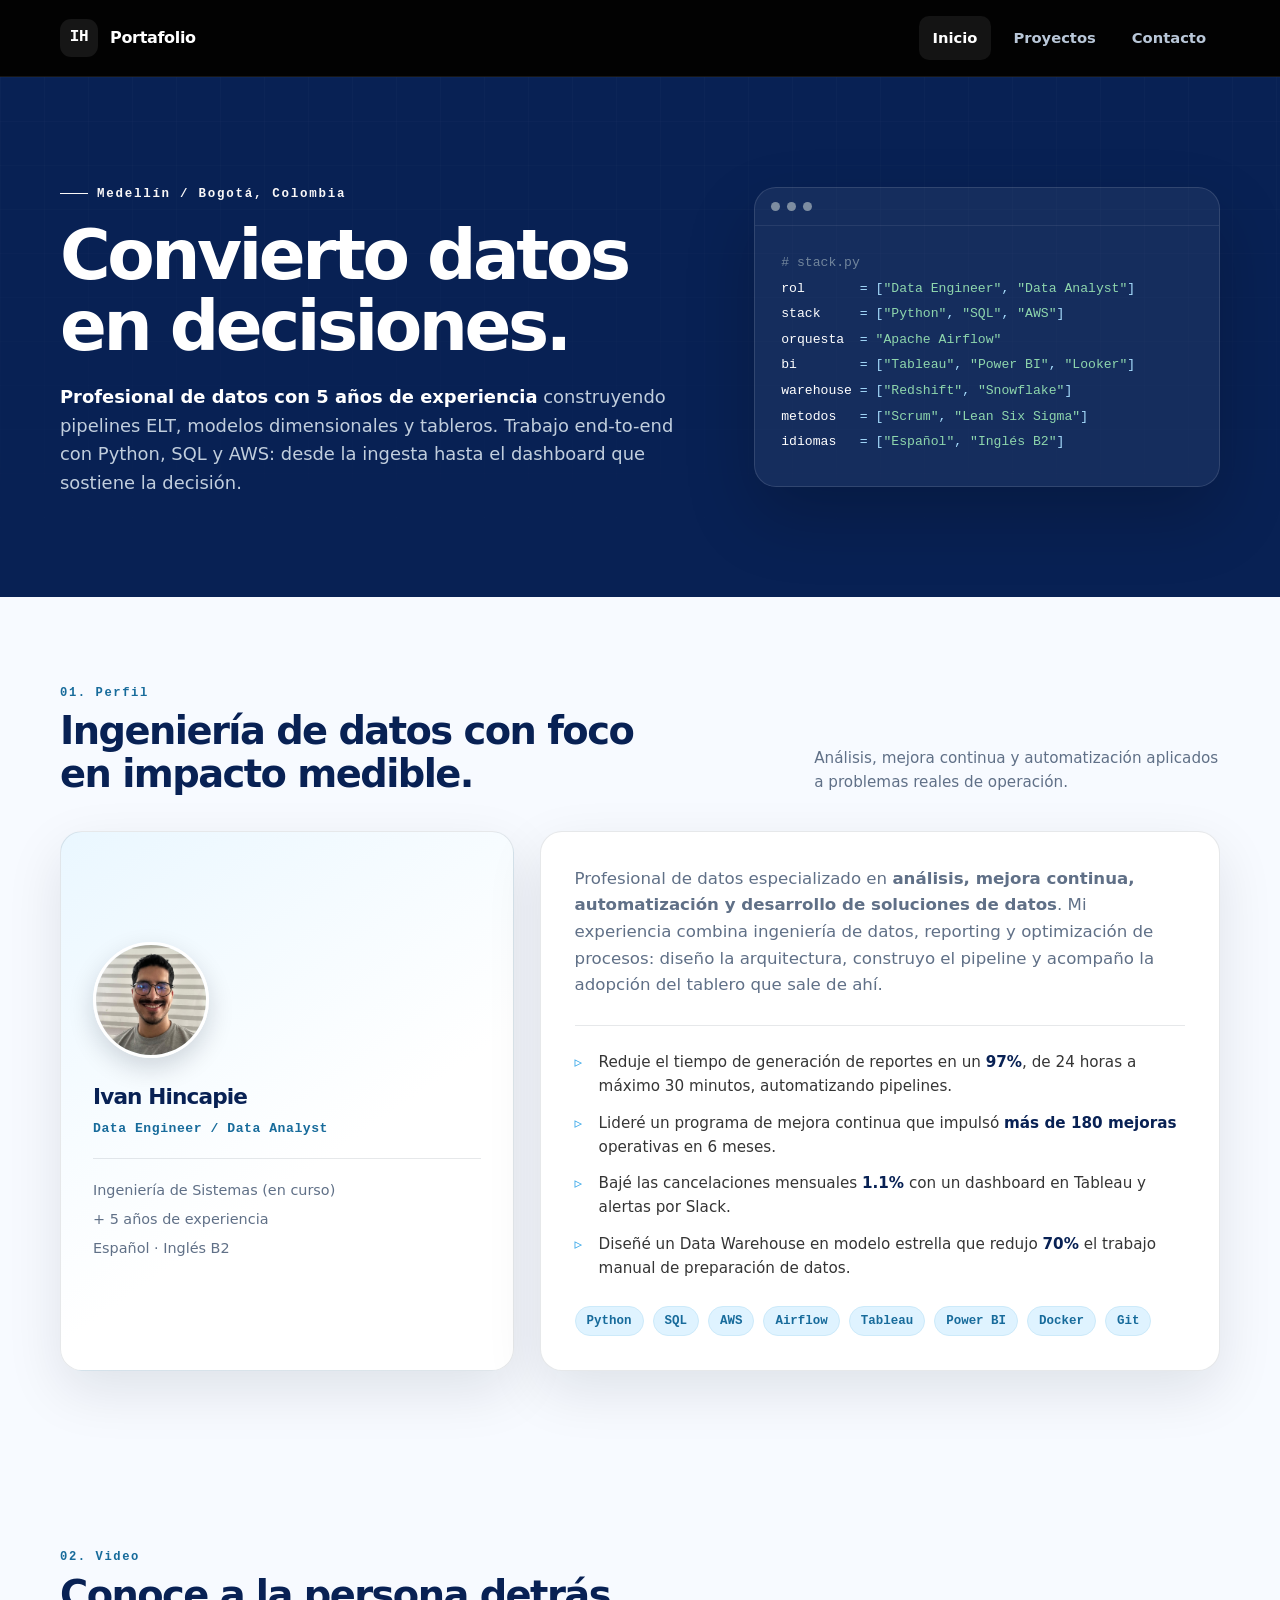
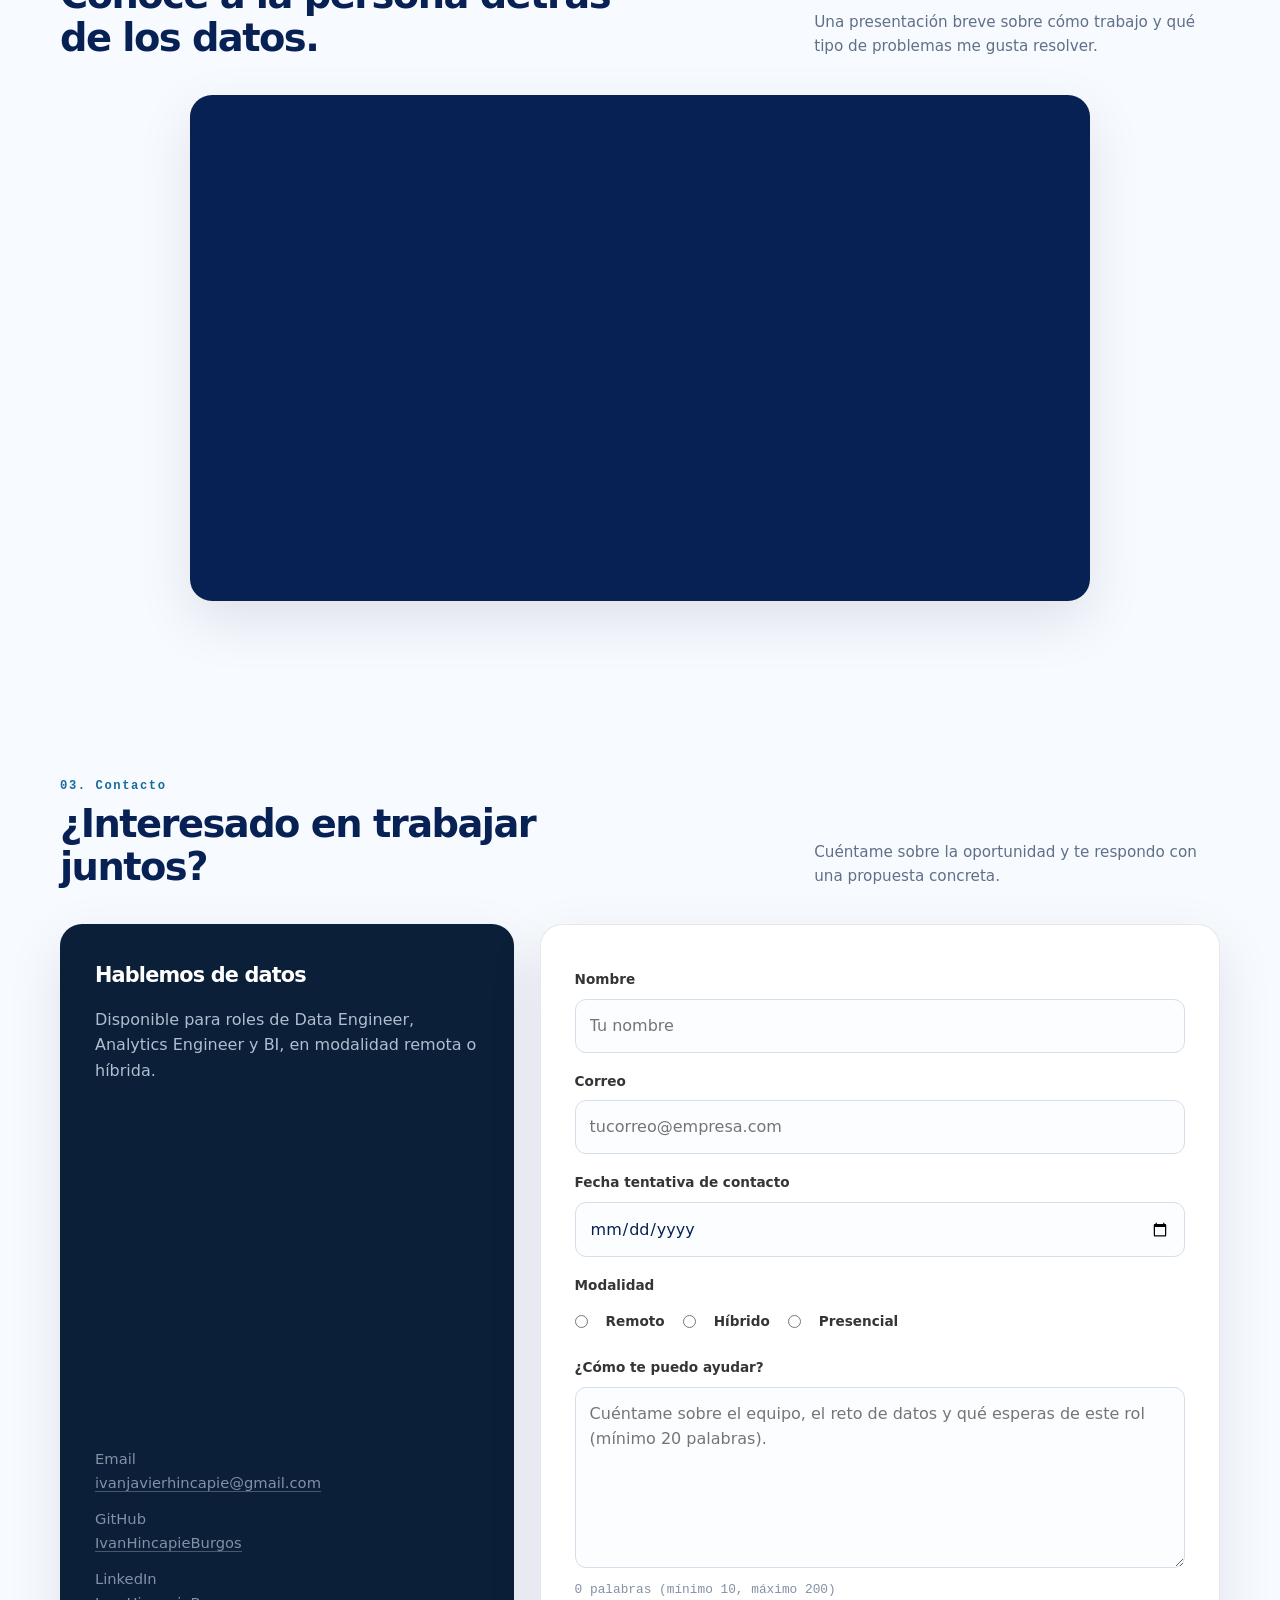
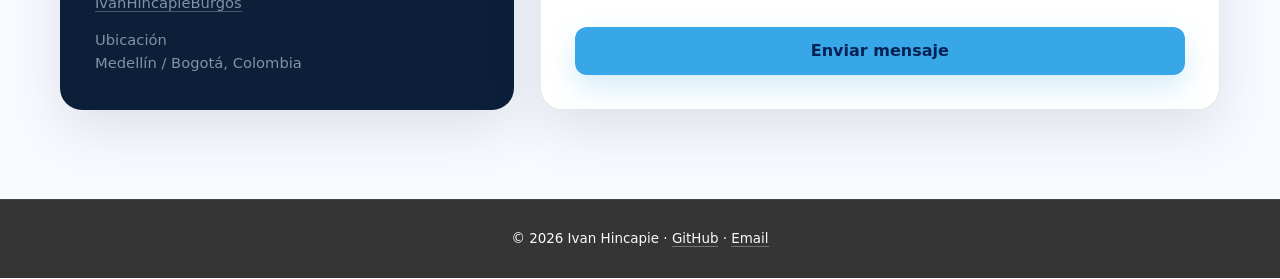
<file: index.html>
<!DOCTYPE html>
<html lang="es">
<head>
    <meta charset="UTF-8">
    <meta name="viewport" content="width=device-width, initial-scale=1.0">
    <meta name="description" content="Portafolio de Ivan Hincapie, profesional de datos con 5 años de experiencia en pipelines ELT, modelado dimensional y automatización con Python, SQL y AWS.">
    <meta name="author" content="Ivan Hincapie">
    <title>Portafolio Ivan H.</title>
    <link rel="stylesheet" href="estilos.css">
    <link rel="icon" href="data:image/svg+xml,<svg xmlns='http://www.w3.org/2000/svg' viewBox='0 0 32 32'><rect width='32' height='32' rx='7' fill='%23082154'/><text x='16' y='22' font-family='monospace' font-size='15' font-weight='bold' fill='%2338a7e8' text-anchor='middle'>IH</text></svg>">
</head>

<body>
    <header class="site-header" id="main-header">
        <nav class="nav" aria-label="Navegación principal">
            <a class="brand" href="index.html" aria-label="Inicio de Ivan Hincapie">
                <span class="brand-mark">IH</span>
                <span>Portafolio</span>
            </a>
            <ul class="nav-links">
                <li><a class="active" href="#inicio">Inicio</a></li>
                <li><a href="proyectos.html">Proyectos</a></li>
                <li><a href="#contacto">Contacto</a></li>
            </ul>
        </nav>
    </header>

    <main>
        <!-- ============================ HERO ============================ -->
        <section class="hero" id="inicio">
            <div class="hero-inner">
                <div>
                    <div class="eyebrow">Medellín / Bogotá, Colombia</div>
                    <h1>Convierto datos en decisiones.</h1>
                    <p class="hero-copy">
                        <strong>Profesional de datos con 5 años de experiencia</strong> construyendo pipelines ELT,
                        modelos dimensionales y tableros. Trabajo end-to-end con Python, SQL y AWS: desde la ingesta 
                        hasta el dashboard que sostiene la decisión.
                    </p>
                </div>

                <!-- Tarjeta terminal: llena la segunda columna del hero -->
                <div class="terminal-card" aria-hidden="true">
                    <div class="terminal-top">
                        <span class="dot"></span>
                        <span class="dot"></span>
                        <span class="dot"></span>
                    </div>
                    <pre class="terminal-code"><span class="muted"># stack.py</span>
<span class="key">rol</span>       = [<span class="value">"Data Engineer"</span>, <span class="value">"Data Analyst"</span>]
<span class="key">stack</span>     = [<span class="value">"Python"</span>, <span class="value">"SQL"</span>, <span class="value">"AWS"</span>]
<span class="key">orquesta</span>  = <span class="value">"Apache Airflow"</span>
<span class="key">bi</span>        = [<span class="value">"Tableau"</span>, <span class="value">"Power BI"</span>, <span class="value">"Looker"</span>]
<span class="key">warehouse</span> = [<span class="value">"Redshift"</span>, <span class="value">"Snowflake"</span>]
<span class="key">metodos</span>   = [<span class="value">"Scrum"</span>, <span class="value">"Lean Six Sigma"</span>]
<span class="key">idiomas</span>   = [<span class="value">"Español"</span>, <span class="value">"Inglés B2"</span>]</pre>
                </div>
            </div>
        </section>

        <!-- ============================ PERFIL ============================ -->
        <section class="section" id="perfil">
            <div class="section-heading">
                <div>
                    <div class="section-kicker">01. Perfil</div>
                    <h2>Ingeniería de datos con foco en impacto medible.</h2>
                </div>
                <p class="section-intro">
                    Análisis, mejora continua y automatización aplicados a problemas reales de operación.
                </p>
            </div>

            <div class="profile-grid">
                <article class="profile-card">
                    <img class="profile-photo" src="ME.jpeg" alt="Retrato de Ivan Hincapie" width="116" height="116">
                    <h3>Ivan Hincapie</h3>
                    <p class="profile-role">Data Engineer / Data Analyst</p>
                    <div class="profile-meta">
                        <span>Ingeniería de Sistemas (en curso)</span>
                        <span>+ 5 años de experiencia</span>
                        <span>Español &middot; Inglés B2</span>
                    </div>
                </article>

                <article class="info-card">
                    <p>
                        Profesional de datos especializado en <strong>análisis, mejora continua, automatización
                        y desarrollo de soluciones de datos</strong>. Mi experiencia combina ingeniería de datos,
                        reporting y optimización de procesos: diseño la arquitectura, construyo el pipeline y
                        acompaño la adopción del tablero que sale de ahí.
                    </p>

                    <ul class="highlights">
                        <li>Reduje el tiempo de generación de reportes en un <strong>97%</strong>, de 24 horas a máximo 30 minutos, automatizando pipelines.</li>
                        <li>Lideré un programa de mejora continua que impulsó <strong>más de 180 mejoras</strong> operativas en 6 meses.</li>
                        <li>Bajé las cancelaciones mensuales <strong>1.1%</strong> con un dashboard en Tableau y alertas por Slack.</li>
                        <li>Diseñé un Data Warehouse en modelo estrella que redujo <strong>70%</strong> el trabajo manual de preparación de datos.</li>
                    </ul>

                    <div class="skill-row" aria-label="Habilidades principales">
                        <span class="chip">Python</span>
                        <span class="chip">SQL</span>
                        <span class="chip">AWS</span>
                        <span class="chip">Airflow</span>
                        <span class="chip">Tableau</span>
                        <span class="chip">Power BI</span>
                        <span class="chip">Docker</span>
                        <span class="chip">Git</span>
                    </div>
                </article>
            </div>
        </section>

        <!-- ============================ VIDEO ============================ -->
        <section class="section" id="video">
            <div class="section-heading">
                <div>
                    <div class="section-kicker">02. Video</div>
                    <h2>Conoce a la persona detrás de los datos.</h2>
                </div>
                <p class="section-intro">
                    Una presentación breve sobre cómo trabajo y qué tipo de problemas me gusta resolver.
                </p>
            </div>

            <div class="video-container">
                    <iframe
                        src="https://www.youtube.com/embed/SBmTVxdsDMI"
                        title="Video de presentación de Ivan Hincapie"
                        loading="lazy"
                        allow="accelerometer; clipboard-write; encrypted-media; gyroscope; picture-in-picture"
                        allowfullscreen>
                    </iframe>
            </div>
        </section>

        <!-- ============================ CONTACTO ============================ -->
        <section class="section" id="contacto">
            <div class="section-heading">
                <div>
                    <div class="section-kicker">03. Contacto</div>
                    <h2>¿Interesado en trabajar juntos?</h2>
                </div>
                <p class="section-intro">
                    Cuéntame sobre la oportunidad y te respondo con una propuesta concreta.
                </p>
            </div>

            <div class="contact-wrap">
                <article class="contact-card dark">
                    <h3>Hablemos de datos</h3>
                    <p>
                        Disponible para roles de Data Engineer, Analytics Engineer y BI, en modalidad
                        remota o híbrida.
                    </p>
                    <div class="contact-meta">
                        <span>Email<br><a href="mailto:ivanjavierhincapie@gmail.com">ivanjavierhincapie@gmail.com</a></span>
                        <span>GitHub<br><a href="https://github.com/IvanHincapieBurgos" target="_blank" rel="noopener">IvanHincapieBurgos</a></span>
                        <span>LinkedIn<br><a href="https://www.linkedin.com/in/IvanHincapieBurgos" target="_blank" rel="noopener">IvanHincapieBurgos</a></span>
                        <span>Ubicación<br>Medellín / Bogotá, Colombia</span>
                    </div>
                </article>

                <div class="contact-card">
                    <!-- El formulario es una demostración: se valida en JS y no envía datos a ningún servidor -->
                    <form id="contact-form" novalidate>
                        <div id="form-status" class="form-status hidden" role="status" aria-live="polite"></div>

                        <label for="nombre">Nombre</label>
                        <input type="text" id="nombre" name="nombre" maxlength="60" autocomplete="name" placeholder="Tu nombre">

                        <label for="correo">Correo</label>
                        <input type="email" id="correo" name="correo" autocomplete="email" placeholder="tucorreo@empresa.com">

                        <label for="fecha">Fecha tentativa de contacto</label>
                        <input type="date" id="fecha" name="fecha">

                        <label id="modalidad-label">Modalidad</label>
                        <div class="radio-group" role="radiogroup" aria-labelledby="modalidad-label">
                            <input type="radio" id="remoto" name="modalidad" value="remoto">
                            <label for="remoto">Remoto</label>
                            <input type="radio" id="hibrido" name="modalidad" value="hibrido">
                            <label for="hibrido">Híbrido</label>
                            <input type="radio" id="presencial" name="modalidad" value="presencial">
                            <label for="presencial">Presencial</label>
                        </div>

                        <label for="mensaje">¿Cómo te puedo ayudar?</label>
                        <textarea id="mensaje" name="mensaje" rows="6" placeholder="Cuéntame sobre el equipo, el reto de datos y qué esperas de este rol (mínimo 20 palabras)."></textarea>
                        <p class="word-counter" id="word-counter" aria-live="polite">0 palabras (mínimo 20, máximo 500)</p>

                        <button type="submit" class="btn btn-primary">Enviar mensaje</button>
                    </form>
                </div>
            </div>
        </section>
    </main>

    <footer>
        <p>
            &copy; 2026 Ivan Hincapie &middot;
            <a href="https://github.com/IvanHincapieBurgos" target="_blank" rel="noopener">GitHub</a> &middot;
            <a href="mailto:ivanjavierhincapie@gmail.com">Email</a>
        </p>
    </footer>

    <script src="script.js"></script>
</body>
</html>
</file>
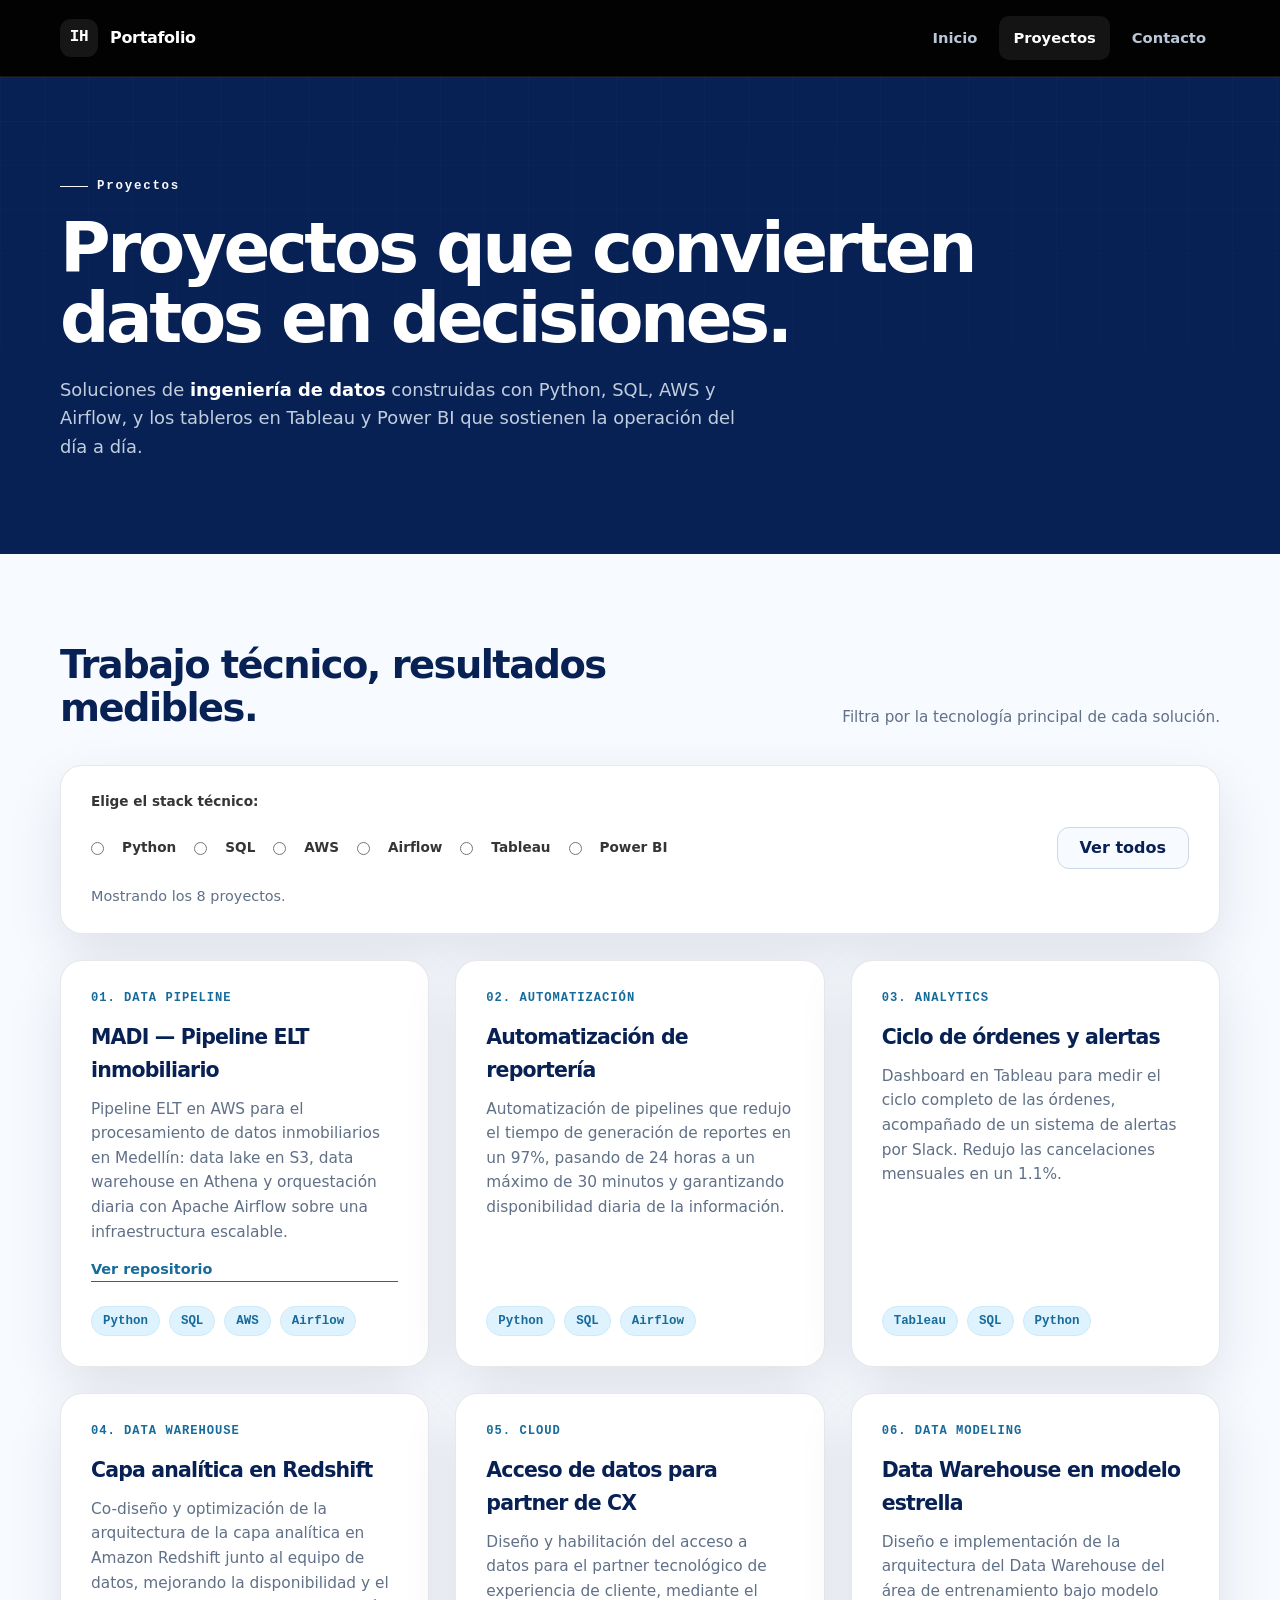
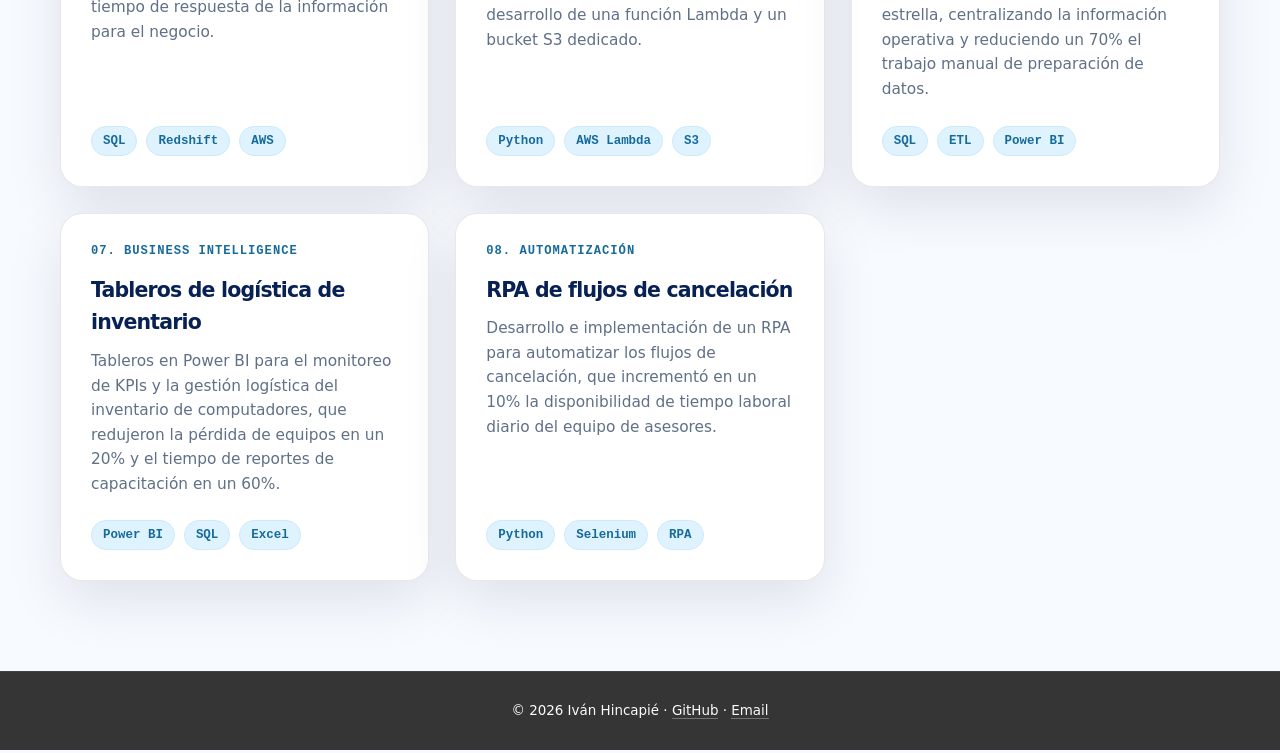
<file: proyectos.html>
<!DOCTYPE html>
<html lang="es">
<head>
    <meta charset="UTF-8">
    <meta name="viewport" content="width=device-width, initial-scale=1.0">
    <meta name="description" content="Proyectos de ingeniería de datos de Iván Hincapié: pipelines ELT en AWS, modelado dimensional, automatización de reportería y dashboards en Tableau y Power BI.">
    <meta name="author" content="Iván Hincapié">
    <title>Proyectos | Iván Hincapié</title>
    <link rel="stylesheet" href="estilos.css">
    <link rel="icon" href="data:image/svg+xml,<svg xmlns='http://www.w3.org/2000/svg' viewBox='0 0 32 32'><rect width='32' height='32' rx='7' fill='%23082154'/><text x='16' y='22' font-family='monospace' font-size='15' font-weight='bold' fill='%2338a7e8' text-anchor='middle'>IH</text></svg>">
</head>

<body>
    <header class="site-header" id="main-header">
        <nav class="nav" aria-label="Navegación principal">
            <a class="brand" href="index.html" aria-label="Inicio de Iván Hincapié">
                <span class="brand-mark">IH</span>
                <span>Portafolio</span>
            </a>
            <ul class="nav-links">
                <li><a href="index.html">Inicio</a></li>
                <li><a class="active" href="proyectos.html">Proyectos</a></li>
                <li><a href="index.html#contacto">Contacto</a></li>
            </ul>
        </nav>
    </header>

    <main>
        <!-- ============================ HERO ============================ -->
        <section class="hero projects-hero">
            <div class="hero-inner">
                <div>
                    <div class="eyebrow">Proyectos</div>
                    <h1>Proyectos que convierten datos en decisiones.</h1>
                    <p class="hero-copy">
                        Soluciones de <strong>ingeniería de datos</strong> construidas con Python, SQL, AWS y
                        Airflow, y los tableros en Tableau y Power BI que sostienen la operación del día a día.
                    </p>
                </div>
            </div>
        </section>

        <!-- ============================ PROYECTOS ============================ -->
        <section class="section" id="proyectos">
            <div class="section-heading">
                <div>
                    <h2>Trabajo técnico, resultados medibles.</h2>
                </div>
                <p class="section-intro">Filtra por la tecnología principal de cada solución.</p>
            </div>

            <!-- Filtro por tecnología. Los value de los radios coinciden exactamente
                 con los slugs declarados en el atributo data-tech de cada tarjeta. -->
            <div class="filter-card">
                <p class="filter-legend" id="filter-legend">Elige el stack técnico:</p>
                <div class="radio-group" id="tech-filter" role="radiogroup" aria-labelledby="filter-legend">
                    <input type="radio" id="f-python" name="tecnologia" value="python">
                    <label for="f-python">Python</label>

                    <input type="radio" id="f-sql" name="tecnologia" value="sql">
                    <label for="f-sql">SQL</label>

                    <input type="radio" id="f-aws" name="tecnologia" value="aws">
                    <label for="f-aws">AWS</label>

                    <input type="radio" id="f-airflow" name="tecnologia" value="airflow">
                    <label for="f-airflow">Airflow</label>

                    <input type="radio" id="f-tableau" name="tecnologia" value="tableau">
                    <label for="f-tableau">Tableau</label>

                    <input type="radio" id="f-powerbi" name="tecnologia" value="power-bi">
                    <label for="f-powerbi">Power BI</label>

                    <button type="button" class="btn btn-ghost" id="clear-filter">Ver todos</button>
                </div>
                <p id="filter-result" class="filter-result" aria-live="polite">Mostrando todos los proyectos.</p>
            </div>

            <div class="proyectos-grid" id="proyectos-grid">
                <article class="card project-card" data-tech="python,sql,aws,airflow">
                    <div class="card-label">01. Data pipeline</div>
                    <h3>MADI — Pipeline ELT inmobiliario</h3>
                    <p>
                        Pipeline ELT en AWS para el procesamiento de datos inmobiliarios en Medellín: data lake
                        en S3, data warehouse en Athena y orquestación diaria con Apache Airflow sobre una
                        infraestructura escalable.
                    </p>
                    <a class="project-link" href="https://github.com/IvanHincapieBurgos/MADI" target="_blank" rel="noopener">Ver repositorio</a>
                    <div class="project-stack">
                        <span class="chip">Python</span><span class="chip">SQL</span><span class="chip">AWS</span><span class="chip">Airflow</span>
                    </div>
                </article>

                <article class="card project-card" data-tech="python,sql,airflow">
                    <div class="card-label">02. Automatización</div>
                    <h3>Automatización de reportería</h3>
                    <p>
                        Automatización de pipelines que redujo el tiempo de generación de reportes en un 97%,
                        pasando de 24 horas a un máximo de 30 minutos y garantizando disponibilidad diaria
                        de la información.
                    </p>
                    <div class="project-stack">
                        <span class="chip">Python</span><span class="chip">SQL</span><span class="chip">Airflow</span>
                    </div>
                </article>

                <article class="card project-card" data-tech="tableau,sql,python">
                    <div class="card-label">03. Analytics</div>
                    <h3>Ciclo de órdenes y alertas</h3>
                    <p>
                        Dashboard en Tableau para medir el ciclo completo de las órdenes, acompañado de un
                        sistema de alertas por Slack. Redujo las cancelaciones mensuales en un 1.1%.
                    </p>
                    <div class="project-stack">
                        <span class="chip">Tableau</span><span class="chip">SQL</span><span class="chip">Python</span>
                    </div>
                </article>

                <article class="card project-card" data-tech="sql,aws">
                    <div class="card-label">04. Data warehouse</div>
                    <h3>Capa analítica en Redshift</h3>
                    <p>
                        Co-diseño y optimización de la arquitectura de la capa analítica en Amazon Redshift
                        junto al equipo de datos, mejorando la disponibilidad y el tiempo de respuesta de la
                        información para el negocio.
                    </p>
                    <div class="project-stack">
                        <span class="chip">SQL</span><span class="chip">Redshift</span><span class="chip">AWS</span>
                    </div>
                </article>

                <article class="card project-card" data-tech="python,aws">
                    <div class="card-label">05. Cloud</div>
                    <h3>Acceso de datos para partner de CX</h3>
                    <p>
                        Diseño y habilitación del acceso a datos para el partner tecnológico de experiencia de
                        cliente, mediante el desarrollo de una función Lambda y un bucket S3 dedicado.
                    </p>
                    <div class="project-stack">
                        <span class="chip">Python</span><span class="chip">AWS Lambda</span><span class="chip">S3</span>
                    </div>
                </article>

                <article class="card project-card" data-tech="sql,power-bi">
                    <div class="card-label">06. Data modeling</div>
                    <h3>Data Warehouse en modelo estrella</h3>
                    <p>
                        Diseño e implementación de la arquitectura del Data Warehouse del área de entrenamiento
                        bajo modelo estrella, centralizando la información operativa y reduciendo un 70% el
                        trabajo manual de preparación de datos.
                    </p>
                    <div class="project-stack">
                        <span class="chip">SQL</span><span class="chip">ETL</span><span class="chip">Power BI</span>
                    </div>
                </article>

                <article class="card project-card" data-tech="power-bi,sql">
                    <div class="card-label">07. Business intelligence</div>
                    <h3>Tableros de logística de inventario</h3>
                    <p>
                        Tableros en Power BI para el monitoreo de KPIs y la gestión logística del inventario de
                        computadores, que redujeron la pérdida de equipos en un 20% y el tiempo de reportes de
                        capacitación en un 60%.
                    </p>
                    <div class="project-stack">
                        <span class="chip">Power BI</span><span class="chip">SQL</span><span class="chip">Excel</span>
                    </div>
                </article>

                <article class="card project-card" data-tech="python">
                    <div class="card-label">08. Automatización</div>
                    <h3>RPA de flujos de cancelación</h3>
                    <p>
                        Desarrollo e implementación de un RPA para automatizar los flujos de cancelación, que
                        incrementó en un 10% la disponibilidad de tiempo laboral diario del equipo de asesores.
                    </p>
                    <div class="project-stack">
                        <span class="chip">Python</span><span class="chip">Selenium</span><span class="chip">RPA</span>
                    </div>
                </article>
            </div>
        </section>
    </main>

    <footer>
        <p>
            &copy; 2026 Iván Hincapié &middot;
            <a href="https://github.com/IvanHincapieBurgos" target="_blank" rel="noopener">GitHub</a> &middot;
            <a href="mailto:ivanjavierhincapie@gmail.com">Email</a>
        </p>
    </footer>

    <script src="script.js"></script>
</body>
</html>
</file>
<file: estilos.css>
/* ==========================================================================
   Portafolio Ivan Hincapie
   Hoja de estilos unica para index.html y proyectos.html
   --------------------------------------------------------------------------
   Indice
   01. Tokens de diseno
   02. Reset y base
   03. Header y navegacion
   04. Hero
   05. Botones
   06. Secciones
   07. Tarjetas (perfil, info, proyecto, contacto, filtro)
   08. Video
   09. Formulario
   10. Footer
   11. Media queries
   ========================================================================== */

/* ==========================================================================
   01. TOKENS DE DISENO (variables CSS)
   ========================================================================== */
:root {
    --navy-950: #082154;
    --navy-900: #0b1f38;
    --navy-800: #102b4a;
    --slate-700: #353535;
    --slate-600: #607087;
    --slate-500: #8291a5;
    --slate-200: #dce5ef;
    --white: #ffffff;
    --blue: #38a7e8;
    --blue-ink: #176b9b;
    --blue-soft: #dff3ff;
    --bg: #f7faff;
    --line: #0a1f381a;
    --shadow: 0 20px 55px #0714261a;
    --shadow-lg: 0 30px 70px #00000033;
    --radius: 22px;
    --radius-sm: 12px;

    --ok-ink: #1c6b46;
    --ok-bg: #e8f8f0;
    --ok-line: #b6e5cd;
    --err-ink: #8c2b2b;
    --err-bg: #fff0f0;
    --err-line: #ffd0d0;

    /* Ancho de contenido compartido por hero y secciones */
    --wrap: min(1160px, calc(100% - 40px));
    --font-sans: Inter, ui-sans-serif, system-ui, -apple-system, BlinkMacSystemFont, "Segoe UI", sans-serif;
    --font-mono: ui-monospace, SFMono-Regular, Menlo, Monaco, Consolas, monospace;
}

/* ==========================================================================
   02. RESET Y BASE
   ========================================================================== */
*,
*::before,
*::after { box-sizing: border-box; margin: 0; padding: 0; }

html { scroll-behavior: smooth; }

body {
    font-family: var(--font-sans);
    color: var(--navy-950);
    background: var(--bg);
    line-height: 1.6;
    /* El footer queda siempre abajo aunque el contenido sea corto */
    min-height: 100vh;
    display: flex;
    flex-direction: column;
}

main { flex: 1 0 auto; }

a { color: inherit; text-decoration: none; }
img { max-width: 100%; display: block; }
button, input, textarea { font: inherit; }
ul { list-style: none; }

h1, h2, h3 { letter-spacing: -.04em; }

.hidden { display: none !important; }

/* Accesibilidad: foco visible y consistente en todo el sitio */
a:focus-visible,
button:focus-visible,
input:focus-visible,
textarea:focus-visible {
    outline: 2px solid var(--blue);
    outline-offset: 3px;
}

/* ==========================================================================
   03. HEADER Y NAVEGACION
   ========================================================================== */
.site-header {
    position: sticky;
    top: 0;
    z-index: 50;
    border-bottom: 1px solid #ffffff14;
    background: #020202;
    backdrop-filter: blur(30px);
}

.nav {
    width: var(--wrap);
    min-height: 76px;
    margin-inline: auto;
    display: flex;
    align-items: center;
    justify-content: space-between;
    gap: 28px;
}

.brand {
    display: flex;
    align-items: center;
    gap: 12px;
    color: var(--white);
    font-weight: 800;
    letter-spacing: -.02em;
}

.brand-mark {
    width: 38px;
    height: 38px;
    flex: 0 0 auto;
    display: grid;
    place-items: center;
    border-radius: 11px;
    color: var(--white);
    background: #ffffff14;
    font-family: var(--font-mono);
}

.nav-links {
    display: flex;
    align-items: center;
    gap: 8px;
}

.nav-links a {
    display: block;
    padding: 10px 14px;
    border-radius: 10px;
    color: #b9c7d8;
    font-size: .92rem;
    font-weight: 600;
    transition: color .2s ease, background .2s ease;
}

.nav-links a:hover,
.nav-links a.active {
    color: var(--white);
    background: #ffffff12;
}

/* ==========================================================================
   04. HERO
   ========================================================================== */
.hero {
    position: relative;
    overflow: hidden;
    color: var(--white);
    background:
        var(--navy-950);
}

/* Reticula decorativa que se desvanece hacia abajo */
.hero::after {
    content: "";
    position: absolute;
    inset: 0;
    opacity: .12;
    pointer-events: none;
    background-image:
        linear-gradient(#ffffff26 1px, transparent 1px),
        linear-gradient(90deg, #ffffff26 1px, transparent 1px);
    background-size: 44px 44px;
    -webkit-mask-image: linear-gradient(to bottom, black, transparent);
    mask-image: linear-gradient(to bottom, black, transparent);
}

.hero-inner {
    position: relative;
    z-index: 1;
    width: var(--wrap);
    margin-inline: auto;
    padding: clamp(64px, 8vw, 92px) 0;
    /* min-height evita que el hero colapse cuando el texto es corto */
    min-height: 520px;
    display: grid;
    grid-template-columns: 1.15fr .85fr;
    gap: clamp(40px, 5vw, 72px);
    align-items: center;
}

/* La pagina de proyectos usa un hero de una sola columna */
.projects-hero .hero-inner {
    grid-template-columns: 1fr;
    min-height: 380px;
}

.eyebrow {
    display: inline-flex;
    align-items: center;
    gap: 9px;
    margin-bottom: 20px;
    /* Azul claro: legible sobre el fondo navy del hero */
    color: #faf8f8;
    font: 700 .78rem/1 var(--font-mono);
    letter-spacing: .14em;
    text-transform: capitalize;
}

.eyebrow::before {
    content: "";
    width: 28px;
    height: 1px;
    background: currentColor;
}

.hero h1 {
    max-width: 15ch;
    margin-bottom: 22px;
    font-size: clamp(2.4rem, 5.4vw, 4.4rem);
    line-height: 1.02;
    letter-spacing: -.05em;
}

.projects-hero h1 { max-width: 20ch; }

.hero-copy {
    max-width: 62ch;
    color: #c1cedd;
    font-size: clamp(1rem, 1.4vw, 1.14rem);
}

.hero-copy strong { color: var(--white); font-weight: 700; }

.hero-actions {
    display: flex;
    flex-wrap: wrap;
    gap: 12px;
    margin-top: 32px;
}

/* --- Tarjeta tipo terminal (columna derecha del hero) --------------------- */
.terminal-card {
    border: 1px solid #ffffff1f;
    border-radius: var(--radius);
    background: #ffffff0e;
    box-shadow: var(--shadow-lg);
    overflow: hidden;
    /* Sostiene la caja aunque el bloque de codigo sea corto */
    min-height: 300px;
    display: flex;
    flex-direction: column;
}

.terminal-top {
    display: flex;
    gap: 7px;
    padding: 14px 16px;
    border-bottom: 1px solid #ffffff14;
}

.dot { width: 9px; height: 9px; border-radius: 50%; background: #7d8da1; }

.terminal-code {
    flex: 1 1 auto;
    padding: 24px 26px;
    margin: 0;
    overflow-x: auto;
    color: #a8dfff;
    font: .82rem/1.95 var(--font-mono);
    white-space: pre;
}

.terminal-code .muted { color: #71859c; }
.terminal-code .key { color: var(--white); }
.terminal-code .value { color: #8ed6ad; }

/* ==========================================================================
   05. BOTONES
   ========================================================================== */
.btn {
    display: inline-flex;
    align-items: center;
    justify-content: center;
    min-height: 48px;
    padding: 0 22px;
    border: 1px solid transparent;
    border-radius: var(--radius-sm);
    cursor: pointer;
    font-weight: 700;
    text-align: center;
    transition: transform .2s ease, background .2s ease, border-color .2s ease;
}

.btn:hover { transform: translateY(-2px); }

.btn-primary {
    color: var(--navy-950);
    background: var(--blue);
    box-shadow: 0 12px 30px #38a7e838;
}

.btn-primary:hover { background: #4fb4ef; }

.btn-secondary {
    color: var(--white);
    border-color: #ffffff2e;
    background: #ffffff0f;
}

.btn-secondary:hover { background: #ffffff1f; }

/* Variante clara: el boton "Ver todos" vive sobre una tarjeta blanca */
.btn-ghost {
    min-height: 42px;
    margin-left: auto;
    color: var(--navy-950);
    border: 1px solid #cbd9e8;
    background: var(--bg);
}

.btn-ghost:hover { background: var(--blue-soft); border-color: var(--blue); }

/* ==========================================================================
   06. SECCIONES
   ========================================================================== */
.section {
    width: var(--wrap);
    margin-inline: auto;
    padding: clamp(58px, 7vw, 90px) 0;
}

.section-heading {
    display: flex;
    align-items: flex-end;
    justify-content: space-between;
    gap: 30px;
    margin-bottom: 36px;
}

.section-kicker {
    margin-bottom: 10px;
    color: var(--blue-ink);
    font: 800 .76rem/1 var(--font-mono);
    letter-spacing: .13em;
    text-transform: capitalize;
}

.section h2 {
    max-width: 22ch;
    font-size: clamp(1.75rem, 3vw, 2.5rem);
    line-height: 1.12;
}

.section-intro {
    max-width: 42ch;
    color: var(--slate-600);
    font-size: .95rem;
}

/* ==========================================================================
   07. TARJETAS
   ========================================================================== */
.card,
.profile-card,
.info-card,
.contact-card,
.filter-card {
    border: 1px solid var(--line);
    border-radius: var(--radius);
    background: var(--white);
    box-shadow: var(--shadow);
}

/* --- Seccion Perfil ------------------------------------------------------ */
.profile-grid {
    display: grid;
    grid-template-columns: .8fr 1.2fr;
    gap: 26px;
    /* stretch iguala la altura de ambas tarjetas sin importar el largo del texto */
    align-items: stretch;
}

.profile-card {
    min-height: 360px;
    padding: 32px;
    display: flex;
    flex-direction: column;
    /* Centrado vertical: cuando la tarjeta se estira para igualar a la de al
       lado, el aire sobrante se reparte arriba y abajo en vez de dejar un
       hueco en la mitad. */
    justify-content: center;
    background: linear-gradient(145deg, #eaf7ff, var(--white) 60%);
}

.profile-photo {
    width: 116px;
    height: 116px;
    margin-bottom: 22px;
    border-radius: 50%;
    border: 3px solid var(--white);
    box-shadow: 0 10px 26px #07142629;
    object-fit: cover;
}

.profile-card h3 { margin-bottom: 6px; font-size: 1.35rem; }

.profile-role {
    color: var(--blue-ink);
    font: 700 .82rem var(--font-mono);
    letter-spacing: .04em;
}

.profile-meta {
    display: flex;
    flex-direction: column;
    gap: 6px;
    margin-top: 22px;
    padding-top: 20px;
    border-top: 1px solid var(--line);
    color: var(--slate-600);
    font-size: .9rem;
}

.info-card {
    padding: 34px;
    display: flex;
    flex-direction: column;
}

.info-card p {
    color: var(--slate-600);
    font-size: 1.04rem;
}

.info-card p + p { margin-top: 14px; }

.highlights {
    /* Ocupa el espacio sobrante para que la tarjeta nunca quede corta */
    flex: 1 1 auto;
    display: grid;
    align-content: start;
    gap: 12px;
    margin-top: 26px;
    padding-top: 24px;
    border-top: 1px solid var(--line);
}

/* Sin flex: el texto debe fluir en linea para que <strong> no se
   convierta en un item de flex independiente y rompa la frase. */
.highlights li {
    position: relative;
    padding-left: 24px;
    color: var(--slate-700);
    font-size: .95rem;
}

.highlights li::before {
    content: "\25B9";
    position: absolute;
    left: 0;
    top: 0;
    color: var(--blue);
    font-weight: 700;
}

.highlights strong { color: var(--navy-950); }

.skill-row {
    display: flex;
    flex-wrap: wrap;
    gap: 9px;
    margin-top: 26px;
}

.chip {
    padding: 7px 11px;
    border: 1px solid #cceafa;
    border-radius: 999px;
    color: var(--blue-ink);
    background: var(--blue-soft);
    font: 700 .78rem var(--font-mono);
}

/* --- Seccion Proyectos --------------------------------------------------- */
.filter-card {
    margin-bottom: 26px;
    padding: 25px 30px;
}

.filter-legend {
    display: block;
    margin: 0 0 14px;
    color: var(--slate-700);
    font-size: .85rem;
    font-weight: 700;
}

.filter-result {
    margin-top: 16px;
    /* min-height reserva la linea: el layout no salta al cambiar el filtro */
    min-height: 22px;
    color: var(--slate-600);
    font-size: .9rem;
}

.filter-result.is-empty { color: var(--err-ink); font-weight: 600; }

.proyectos-grid {
    display: grid;
    grid-template-columns: repeat(auto-fill, minmax(320px, 1fr));
    gap: 26px;
    align-items: stretch;
}

.project-card {
    min-height: 280px;
    padding: 30px;
    display: flex;
    flex-direction: column;
    transition: transform .2s ease, box-shadow .2s ease;
}

.project-card:hover {
    transform: translateY(-5px);
    box-shadow: 0 25px 60px #07142624;
}

.card-label {
    color: var(--blue-ink);
    font: 700 .76rem var(--font-mono);
    letter-spacing: .08em;
    text-transform: uppercase;
}

.project-card h3 { margin: 16px 0 10px; font-size: 1.28rem; }

/* flex-grow en el parrafo alinea los chips al pie de todas las tarjetas */
.project-card p {
    flex: 1 1 auto;
    color: var(--slate-600);
    font-size: .96rem;
}

.project-link {
    display: inline-block;
    margin-top: 14px;
    color: var(--blue-ink);
    font-size: .9rem;
    font-weight: 700;
    border-bottom: 1px solid currentColor;
}

.project-link:hover { color: var(--navy-950); }

.project-stack {
    display: flex;
    flex-wrap: wrap;
    gap: 9px;
    margin-top: 24px;
}

/* --- Seccion Contacto ---------------------------------------------------- */
.contact-wrap {
    display: grid;
    grid-template-columns: .8fr 1.2fr;
    gap: 26px;
    align-items: stretch;
}

.contact-card {
    padding: 34px;
    display: flex;
    flex-direction: column;
}

.contact-card.dark {
    color: var(--white);
    border-color: transparent;
    background: var(--navy-900);
}

.contact-card.dark h3 { font-size: 1.3rem; }
.contact-card.dark p { margin-top: 14px; color: #afbed0; }

.contact-meta {
    /* Empuja los datos de contacto al fondo de la tarjeta oscura */
    flex: 1 1 auto;
    display: flex;
    flex-direction: column;
    justify-content: flex-end;
    gap: 13px;
    margin-top: 28px;
    color: #c5d2e0;
    font-size: .92rem;
}

.contact-meta a { border-bottom: 1px solid #ffffff40; }
.contact-meta a:hover { color: var(--white); border-color: var(--white); }

.contact-meta span { color: var(--slate-500); }

/* ==========================================================================
   08. VIDEO
   ========================================================================== */
.video-container {
    position: relative;
    width: 100%;
    /* Se limita el ancho para que el marco 16:9 no genere un bloque
       desproporcionadamente alto en pantallas grandes. */
    max-width: 900px;
    margin-inline: auto;
    aspect-ratio: 16 / 9;
    overflow: hidden;
    border: 1px solid var(--line);
    border-radius: var(--radius);
    background: var(--navy-950);
    box-shadow: var(--shadow);
}

.video-container iframe {
    width: 100%;
    height: 100%;
    display: block;
    border: 0;
}

/* Marcador temporal mientras no haya video publicado */
.video-placeholder {
    width: 100%;
    height: 100%;
    display: grid;
    place-content: center;
    justify-items: center;
    gap: 8px;
    padding: 30px;
    text-align: center;
    color: #9daec1;
    /* Misma retícula del hero: el marco se lee como un slot de video */
    background-image:
        linear-gradient(#ffffff0f 1px, transparent 1px),
        linear-gradient(90deg, #ffffff0f 1px, transparent 1px);
    background-size: 44px 44px;
}

.video-placeholder .play {
    width: 64px;
    height: 64px;
    margin-bottom: 14px;
    display: grid;
    place-items: center;
    border: 1px solid #ffffff38;
    border-radius: 50%;
    background: #ffffff12;
    color: var(--blue);
    font-size: 1.3rem;
    padding-left: 5px;
}

.video-placeholder strong { color: var(--white); font-size: 1.05rem; }
.video-placeholder span { font-size: .88rem; }

/* ==========================================================================
   09. FORMULARIO
   ========================================================================== */
form {
    display: grid;
    gap: 8px;
    align-content: start;
}

label {
    margin-top: 10px;
    color: var(--slate-700);
    font-size: .85rem;
    font-weight: 700;
}

input,
textarea {
    width: 100%;
    padding: 13px 14px;
    border: 1px solid #d5dfeb;
    border-radius: 11px;
    outline: none;
    color: var(--navy-950);
    background: #fbfdff;
    transition: border-color .2s ease, box-shadow .2s ease, background .2s ease;
}

textarea { min-height: 140px; resize: vertical; }

input:focus,
textarea:focus {
    border-color: var(--blue);
    box-shadow: 0 0 0 4px #38a7e81f;
    background: var(--white);
}

/* Campo marcado como invalido por la validacion de JS */
input.is-invalid,
textarea.is-invalid {
    border-color: #e2a0a0;
    background: #fffafa;
}

.radio-group {
    display: flex;
    flex-wrap: wrap;
    align-items: center;
    gap: 8px 18px;
    margin: 6px 0;
}

.radio-group input { width: auto; accent-color: var(--blue); }
.radio-group label { margin: 0; font-weight: 600; }

.word-counter {
    margin-top: 4px;
    color: var(--slate-500);
    font-size: .8rem;
    font-family: var(--font-mono);
}

.word-counter.is-out { color: var(--err-ink); font-weight: 700; }

/* Mensaje de estado del formulario (error o exito) */
.form-status {
    margin-bottom: 6px;
    padding: 12px 14px;
    border-radius: 11px;
    font-size: .9rem;
    font-weight: 600;
}

.form-status.is-error {
    color: var(--err-ink);
    background: var(--err-bg);
    border: 1px solid var(--err-line);
}

.form-status.is-success {
    color: var(--ok-ink);
    background: var(--ok-bg);
    border: 1px solid var(--ok-line);
}

form .btn { margin-top: 18px; }

/* ==========================================================================
   10. FOOTER
   ========================================================================== */
footer {
    flex-shrink: 0;
    padding: 28px 20px;
    color: #fafafa;
    text-align: center;
    font-size: .84rem;
    background: var(--slate-700);
    border-top: 1px solid #ffffff12;
}

footer a { border-bottom: 1px solid #ffffff4d; }
footer a:hover { color: var(--white); }

/* ==========================================================================
   11. MEDIA QUERIES
   --------------------------------------------------------------------------
   1024px - ajuste de proporciones antes de apilar
    860px - colapso a una sola columna (tablet vertical)
    620px - optimizacion para movil
   ========================================================================== */

/* --- Corte 1: portatiles pequenos / tablet horizontal -------------------- */
@media (max-width: 1024px) {
    .hero-inner { grid-template-columns: 1fr .9fr; }
    .profile-grid,
    .contact-wrap { grid-template-columns: 1fr 1.15fr; }
    .proyectos-grid { grid-template-columns: repeat(auto-fill, minmax(280px, 1fr)); }
    .section h2 { max-width: 100%; }
}

/* --- Corte 2: apilado en una columna ------------------------------------- */
@media (max-width: 860px) {
    .hero-inner,
    .profile-grid,
    .contact-wrap {
        grid-template-columns: 1fr;
    }

    .hero-inner { min-height: 0; gap: 45px; }
    .terminal-card { max-width: 640px; min-height: 0; }

    /* En movil la tarjeta oscura de contacto va despues del formulario */
    .contact-card.dark { order: 2; }

    .profile-card { min-height: 0; }
    .contact-meta { justify-content: flex-start; }
    .proyectos-grid { grid-template-columns: 1fr; }
    .project-card { min-height: 0; }
}

/* --- Corte 3: movil ------------------------------------------------------ */
@media (max-width: 620px) {
    :root { --wrap: min(1160px, calc(100% - 28px)); }

    .nav { min-height: 68px; gap: 12px; }
    .brand span:last-child { display: none; }
    .nav-links { gap: 2px; }
    .nav-links a { padding: 8px 10px; font-size: .82rem; }

    .hero-inner { padding: 52px 0; }
    .hero h1 { max-width: 100%; }
    .hero-actions .btn { width: 100%; }

    .section-heading { display: block; }
    .section-intro { max-width: 100%; margin-top: 14px; }

    .profile-card,
    .info-card,
    .contact-card,
    .filter-card,
    .project-card { padding: 24px; }

    .profile-photo { width: 92px; height: 92px; }
    .terminal-code { padding: 20px; font-size: .76rem; }

    .radio-group { gap: 8px 14px; }
    .btn-ghost { width: 100%; margin: 10px 0 0; }
}

/* --- Preferencia de movimiento reducido ---------------------------------- */
@media (prefers-reduced-motion: reduce) {
    html { scroll-behavior: auto; }
    * { transition-duration: .01ms !important; animation-duration: .01ms !important; }
}
</file>
